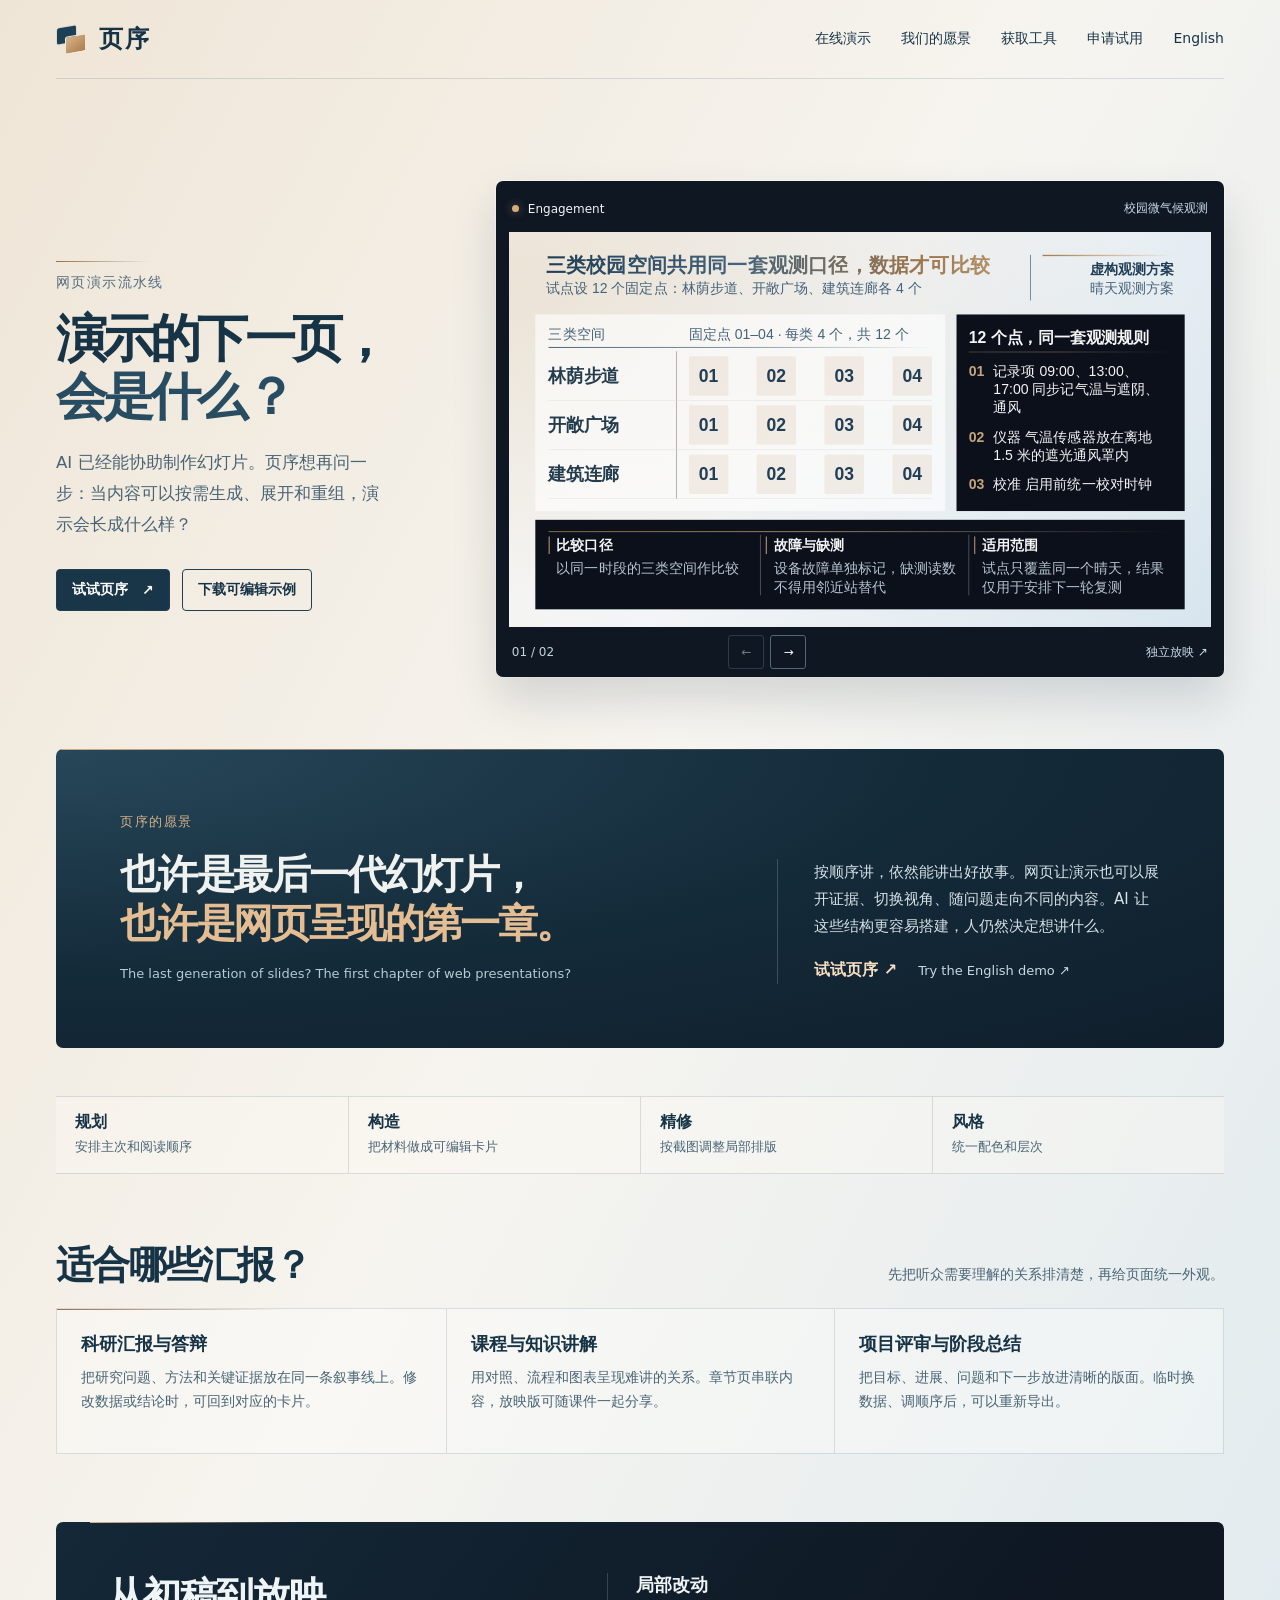
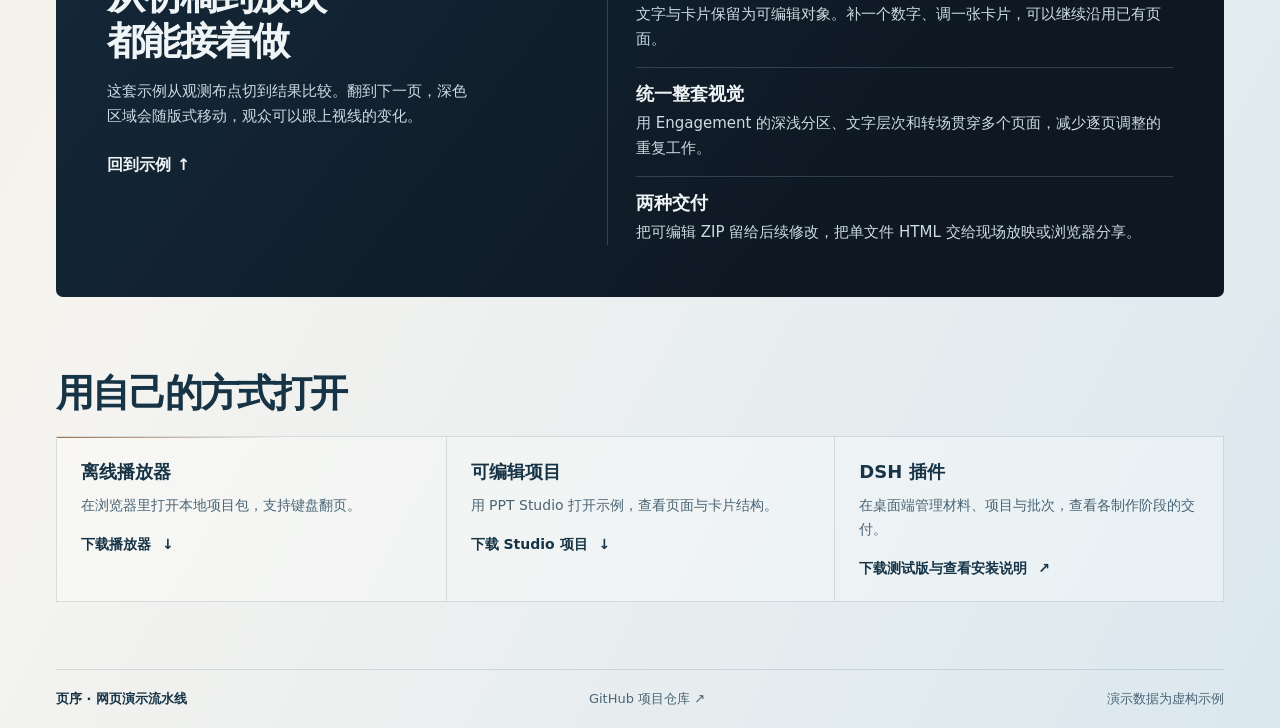
<file: index.html>
<!doctype html>
<html lang="zh-CN">
<head>
  <meta charset="utf-8">
  <meta name="viewport" content="width=device-width, initial-scale=1">
  <meta name="description" content="页序帮助研究汇报、课程展示与项目评审从材料走到可编辑、可离线放映的网页演示。">
  <meta property="og:title" content="页序 · 网页演示流水线">
  <meta property="og:description" content="也许是最后一代幻灯片，也许是网页呈现的第一章。试试页序。">
  <meta name="theme-color" content="#f3efe6">
  <title>页序 · 网页演示流水线</title>
  <link rel="stylesheet" href="site.css">
  <link rel="alternate" hreflang="en" href="en.html">
  <script src="site.js" defer></script>
</head>
<body>
  <a class="skip" href="#main">跳到正文</a>
  <header class="top shell">
    <a class="brand" href="./" aria-label="页序首页"><span class="mark" aria-hidden="true"></span><span class="wordmark">页序</span></a>
    <nav aria-label="主导航"><a href="#demo">在线演示</a><a href="#vision">我们的愿景</a><a href="#tools">获取工具</a><a href="request/?lang=zh">申请试用</a><a href="en.html" lang="en" hreflang="en">English</a></nav>
  </header>
  <main id="main" class="shell">
    <section class="hero" aria-labelledby="title">
      <div class="intro">
        <p class="label">网页演示流水线</p>
        <h1 id="title">演示的下一页，<br><span>会是什么？</span></h1>
        <p class="lead">AI 已经能协助制作幻灯片。页序想再问一步：当内容可以按需生成、展开和重组，演示会长成什么样？</p>
        <div class="actions"><a class="primary" href="#demo">试试页序 <span aria-hidden="true">↗</span></a><a class="secondary" href="assets/engagement-demo.studio.zip" download>下载可编辑示例</a></div>
      </div>
      <section id="demo" class="demo" aria-label="Engagement 示例演示">
        <div class="demo-head"><span class="light" aria-hidden="true"></span><span>Engagement</span><span class="sample">校园微气候观测</span></div>
        <div class="screen" id="screen">
          <iframe id="deck" src="assets/engagement-demo.deck.html" title="校园微气候观测 · 双页演示" allowfullscreen></iframe>
        </div>
        <div class="demo-foot">
          <span id="page-number" aria-live="polite">01 / 02</span>
          <div class="controls"><button id="prev" type="button" aria-label="上一页" disabled>←</button><button id="next" type="button" aria-label="下一页">→</button></div>
          <a href="assets/engagement-demo.deck.html">独立放映 ↗</a>
        </div>
      </section>
    </section>
    <section id="vision" class="vision section-space" aria-labelledby="vision-title">
      <div class="vision-statement">
        <p class="vision-kicker">页序的愿景</p>
        <h2 id="vision-title">也许是最后一代幻灯片，<br><span>也许是网页呈现的第一章。</span></h2>
        <p class="vision-en" lang="en">The last generation of slides? The first chapter of web presentations?</p>
      </div>
      <div class="vision-detail">
        <p>按顺序讲，依然能讲出好故事。网页让演示也可以展开证据、切换视角、随问题走向不同的内容。AI 让这些结构更容易搭建，人仍然决定想讲什么。</p>
        <a href="#demo">试试页序 <span aria-hidden="true">↗</span></a>
        <a class="vision-sub" lang="en" href="assets/yexu-engagement-en.deck.html">Try the English demo <span aria-hidden="true">↗</span></a>
      </div>
    </section>
    <ol class="process-strip" aria-label="四阶段制作流程">
      <li><strong>规划</strong><span>安排主次和阅读顺序</span></li>
      <li><strong>构造</strong><span>把材料做成可编辑卡片</span></li>
      <li><strong>精修</strong><span>按截图调整局部排版</span></li>
      <li><strong>风格</strong><span>统一配色和层次</span></li>
    </ol>
    <section id="scenarios" class="section-space" aria-labelledby="scenarios-title">
      <div class="section-head"><h2 id="scenarios-title">适合哪些汇报？</h2><p>先把听众需要理解的关系排清楚，再给页面统一外观。</p></div>
      <div class="formats">
        <article><h3>科研汇报与答辩</h3><p>把研究问题、方法和关键证据放在同一条叙事线上。修改数据或结论时，可回到对应的卡片。</p></article>
        <article><h3>课程与知识讲解</h3><p>用对照、流程和图表呈现难讲的关系。章节页串联内容，放映版可随课件一起分享。</p></article>
        <article><h3>项目评审与阶段总结</h3><p>把目标、进展、问题和下一步放进清晰的版面。临时换数据、调顺序后，可以重新导出。</p></article>
      </div>
    </section>
    <section class="value-panel section-space" aria-labelledby="value-title">
      <div class="value-intro"><h2 id="value-title">从初稿到放映<br>都能接着做</h2><p>这套示例从观测布点切到结果比较。翻到下一页，深色区域会随版式移动，观众可以跟上视线的变化。</p><a href="#demo">回到示例 <span aria-hidden="true">↑</span></a></div>
      <div class="value-list">
        <article><h3>局部改动</h3><p>文字与卡片保留为可编辑对象。补一个数字、调一张卡片，可以继续沿用已有页面。</p></article>
        <article><h3>统一整套视觉</h3><p>用 Engagement 的深浅分区、文字层次和转场贯穿多个页面，减少逐页调整的重复工作。</p></article>
        <article><h3>两种交付</h3><p>把可编辑 ZIP 留给后续修改，把单文件 HTML 交给现场放映或浏览器分享。</p></article>
      </div>
    </section>
    <section id="tools" class="downloads" aria-labelledby="tools-title">
      <div class="section-head"><h2 id="tools-title">用自己的方式打开</h2></div>
      <div class="formats">
        <article><h3>离线播放器</h3><p>在浏览器里打开本地项目包，支持键盘翻页。</p><a href="assets/PPT-Studio-Player.html" download>下载播放器 <span aria-hidden="true">↓</span></a></article>
        <article><h3>可编辑项目</h3><p>用 PPT Studio 打开示例，查看页面与卡片结构。</p><a href="assets/engagement-demo.studio.zip" download>下载 Studio 项目 <span aria-hidden="true">↓</span></a></article>
        <article><h3>DSH 插件</h3><p>在桌面端管理材料、项目与批次，查看各制作阶段的交付。</p><a href="dsh.html">下载测试版与查看安装说明 <span aria-hidden="true">↗</span></a></article>
      </div>
    </section>
  </main>
  <footer class="shell"><span class="footer-brand">页序 · 网页演示流水线</span><a href="https://github.com/JHChen6393/ppt-center">GitHub 项目仓库 ↗</a><span>演示数据为虚构示例</span></footer>
</body>
</html>
</file>
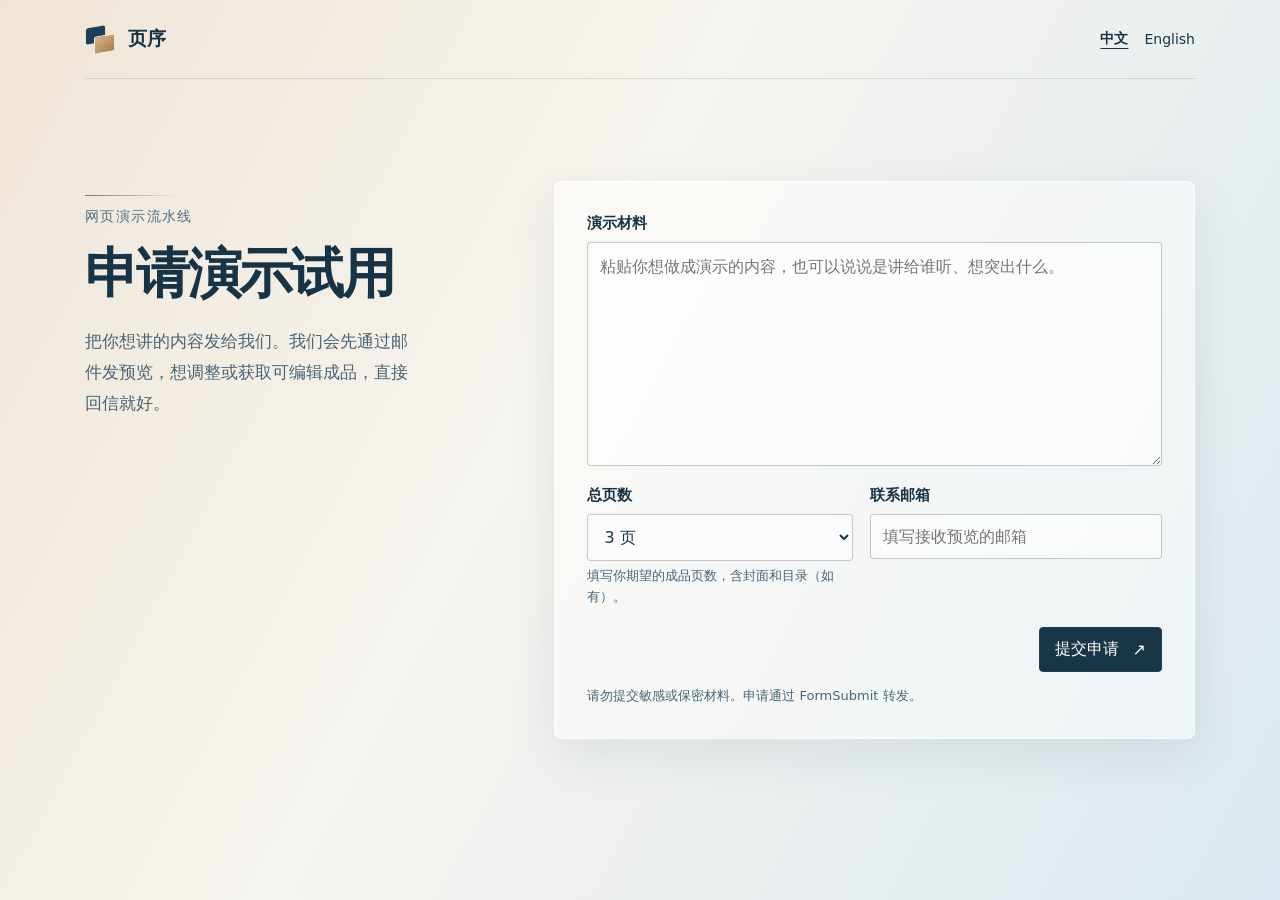
<file: request/index.html>
<!doctype html>
<html lang="zh-CN">
<head>
<meta charset="utf-8">
<meta name="viewport" content="width=device-width, initial-scale=1">
<title>申请试用 · 页序</title>
<meta name="robots" content="noindex">
<link rel="stylesheet" href="../site.css">
<link rel="stylesheet" href="order.css?v=4">
<script src="order.js?v=4" defer></script>
</head>
<body>
<header class="shell top">
  <a id="home-link" class="brand" href="../" aria-label="页序首页"><span class="mark" aria-hidden="true"></span><span data-en="Yexu">页序</span></a>
  <nav id="language-nav" class="locale-switch" aria-label="语言">
    <a href="./" lang="zh-CN" hreflang="zh-CN" data-language="zh-CN" aria-current="page">中文</a>
    <a href="?lang=en" lang="en" hreflang="en" data-language="en">English</a>
  </nav>
</header>
<main class="shell request">
  <section class="intro" aria-labelledby="request-title">
    <p class="label" data-en="Web presentations">网页演示流水线</p>
    <h1 id="request-title" data-en="Try Yexu">申请演示试用</h1>
    <p class="lead" data-en="Send us what you want to present. We’ll email you a preview. Just reply if you’d like changes or an editable copy.">把你想讲的内容发给我们。我们会先通过邮件发预览，想调整或获取可编辑成品，直接回信就好。</p>
  </section>
  <form id="request-form">
    <label for="material" data-en="Presentation material">演示材料</label>
    <textarea id="material" name="material" placeholder="粘贴你想做成演示的内容，也可以说说是讲给谁听、想突出什么。" data-placeholder-en="Paste your material. If it helps, tell us who you’re presenting to and what to emphasize." maxlength="18000" rows="8" required></textarea>
    <div class="fields">
      <div>
        <label for="pages" data-en="Slide count">总页数</label>
        <select id="pages" name="pages" required aria-describedby="page-detail"></select>
        <small id="page-detail" data-en="Include a cover or agenda slide if you’d like one.">填写你期望的成品页数，含封面和目录（如有）。</small>
      </div>
      <div>
        <label for="email" data-en="Email address">联系邮箱</label>
        <input id="email" name="email" type="email" autocomplete="email" maxlength="254" placeholder="填写接收预览的邮箱" data-placeholder-en="Where we’ll send your preview" required>
      </div>
    </div>
    <div class="submit-row">
      <button class="primary" id="send" type="submit" disabled><span data-en="Send request">提交申请</span> <span aria-hidden="true">↗</span></button>
    </div>
    <p id="feedback" role="status"></p>
    <small class="order-privacy" data-en="Please leave out sensitive or confidential information. Requests are forwarded via FormSubmit.">请勿提交敏感或保密材料。申请通过 FormSubmit 转发。</small>
    <div hidden><label for="company" data-en="Company website">公司网站</label><input id="company" name="company" tabindex="-1" autocomplete="off"></div>
  </form>
  <section class="receipt" id="receipt" tabindex="-1" hidden>
    <h2 data-en="Request submitted">申请已提交</h2>
    <p data-en="Look out for a preview at the email address you provided. You can reply with feedback or ask for an editable copy.">接下来请留意邮箱。预览会发到你填写的地址，想调整或获取成品可以直接回信。</p>
  </section>
</main>
</body>
</html>
</file>
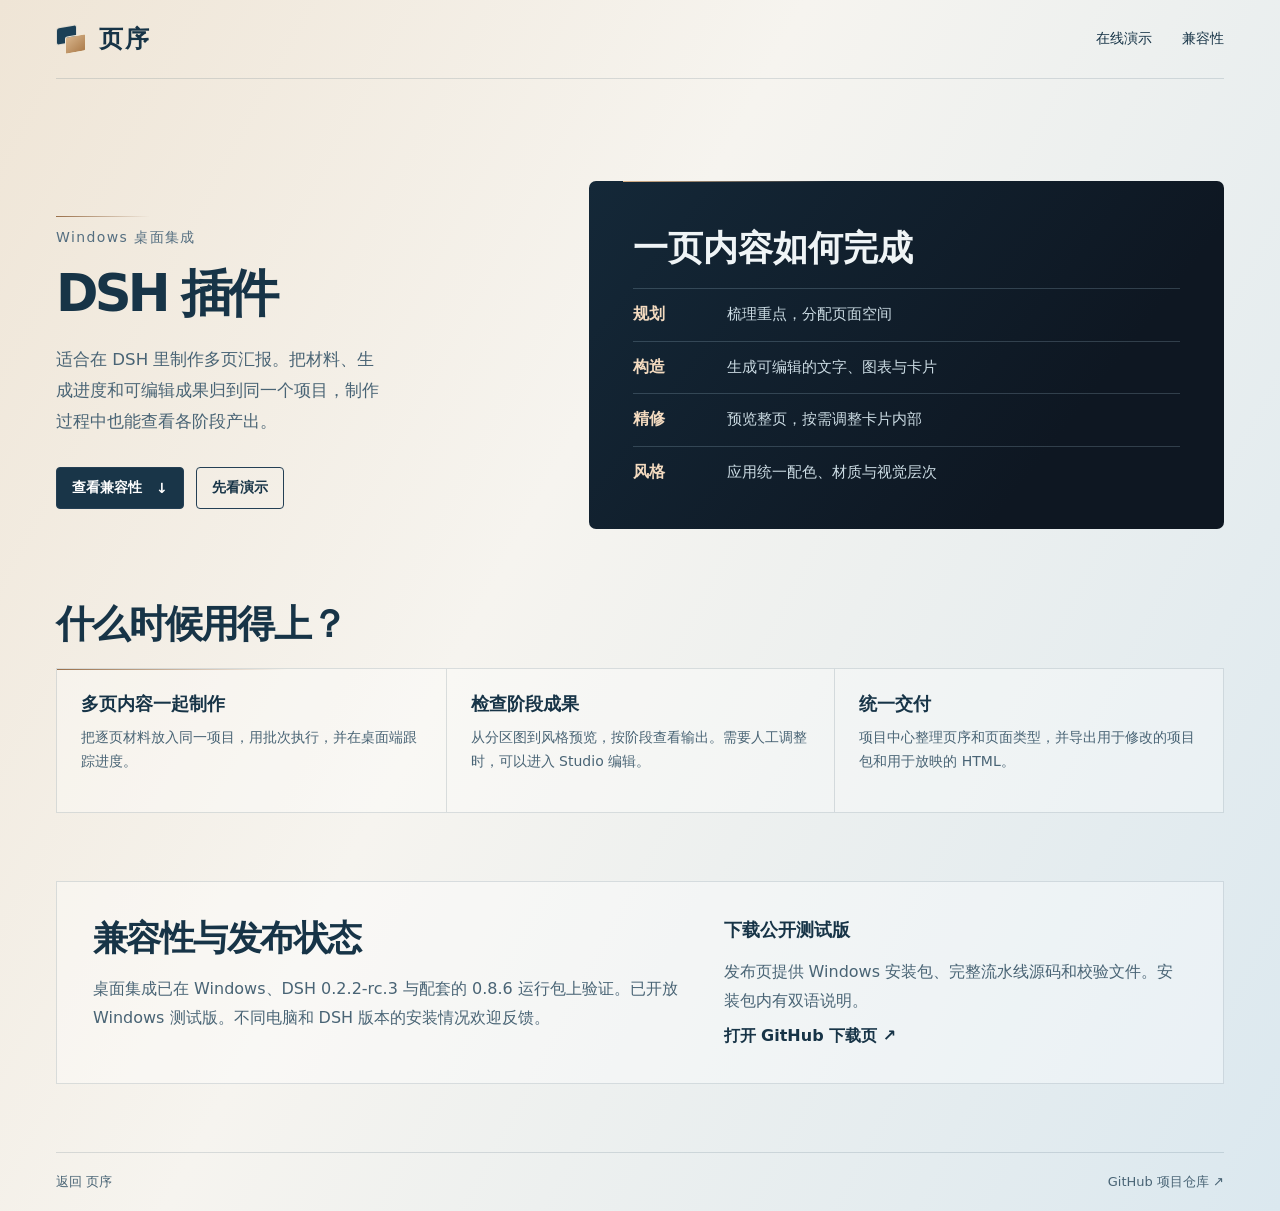
<file: dsh.html>
<!doctype html>
<html lang="zh-CN">
<head>
  <meta charset="utf-8"><meta name="viewport" content="width=device-width, initial-scale=1">
  <meta name="description" content="了解 页序的 DSH 插件如何组织项目、批次和四阶段演示制作。">
  <title>DSH 插件 · 页序</title><link rel="stylesheet" href="site.css">
</head>
<body>
  <a class="skip" href="#main">跳到正文</a>
  <header class="top shell"><a class="brand" href="./"><span class="mark" aria-hidden="true"></span><span class="wordmark">页序</span></a><nav aria-label="主导航"><a href="./#demo">在线演示</a><a href="#compatibility">兼容性</a></nav></header>
  <main id="main" class="shell">
    <section class="hero plugin-hero" aria-labelledby="plugin-title">
      <div class="intro">
        <p class="label">Windows 桌面集成</p>
        <h1 id="plugin-title">DSH 插件</h1>
        <p class="lead">适合在 DSH 里制作多页汇报。把材料、生成进度和可编辑成果归到同一个项目，制作过程中也能查看各阶段产出。</p>
        <div class="actions"><a class="primary" href="#compatibility">查看兼容性 <span aria-hidden="true">↓</span></a><a class="secondary" href="./#demo">先看演示</a></div>
      </div>
      <section class="workflow" aria-labelledby="workflow-title">
        <h2 id="workflow-title">一页内容如何完成</h2>
        <ol>
          <li><strong>规划</strong><span>梳理重点，分配页面空间</span></li>
          <li><strong>构造</strong><span>生成可编辑的文字、图表与卡片</span></li>
          <li><strong>精修</strong><span>预览整页，按需调整卡片内部</span></li>
          <li><strong>风格</strong><span>应用统一配色、材质与视觉层次</span></li>
        </ol>
      </section>
    </section>
    <section class="section-space" aria-labelledby="plugin-usage">
      <div class="section-head"><h2 id="plugin-usage">什么时候用得上？</h2></div>
      <div class="formats">
        <article><h3>多页内容一起制作</h3><p>把逐页材料放入同一项目，用批次执行，并在桌面端跟踪进度。</p></article>
        <article><h3>检查阶段成果</h3><p>从分区图到风格预览，按阶段查看输出。需要人工调整时，可以进入 Studio 编辑。</p></article>
        <article><h3>统一交付</h3><p>项目中心整理页序和页面类型，并导出用于修改的项目包和用于放映的 HTML。</p></article>
      </div>
    </section>
    <section id="compatibility" class="compat section-space" aria-labelledby="compat-title">
      <div><h2 id="compat-title">兼容性与发布状态</h2><p>桌面集成已在 Windows、DSH 0.2.2-rc.3 与配套的 0.8.6 运行包上验证。已开放 Windows 测试版。不同电脑和 DSH 版本的安装情况欢迎反馈。</p></div>
      <div><h3>下载公开测试版</h3><p>发布页提供 Windows 安装包、完整流水线源码和校验文件。安装包内有双语说明。</p><a href="https://github.com/JHChen6393/ppt-center/releases/tag/v0.8.6-beta.1">打开 GitHub 下载页 ↗</a></div>
    </section>
  </main>
  <footer class="shell"><a href="./">返回 页序</a><a href="https://github.com/JHChen6393/ppt-center">GitHub 项目仓库 ↗</a></footer>
</body>
</html>
</file>
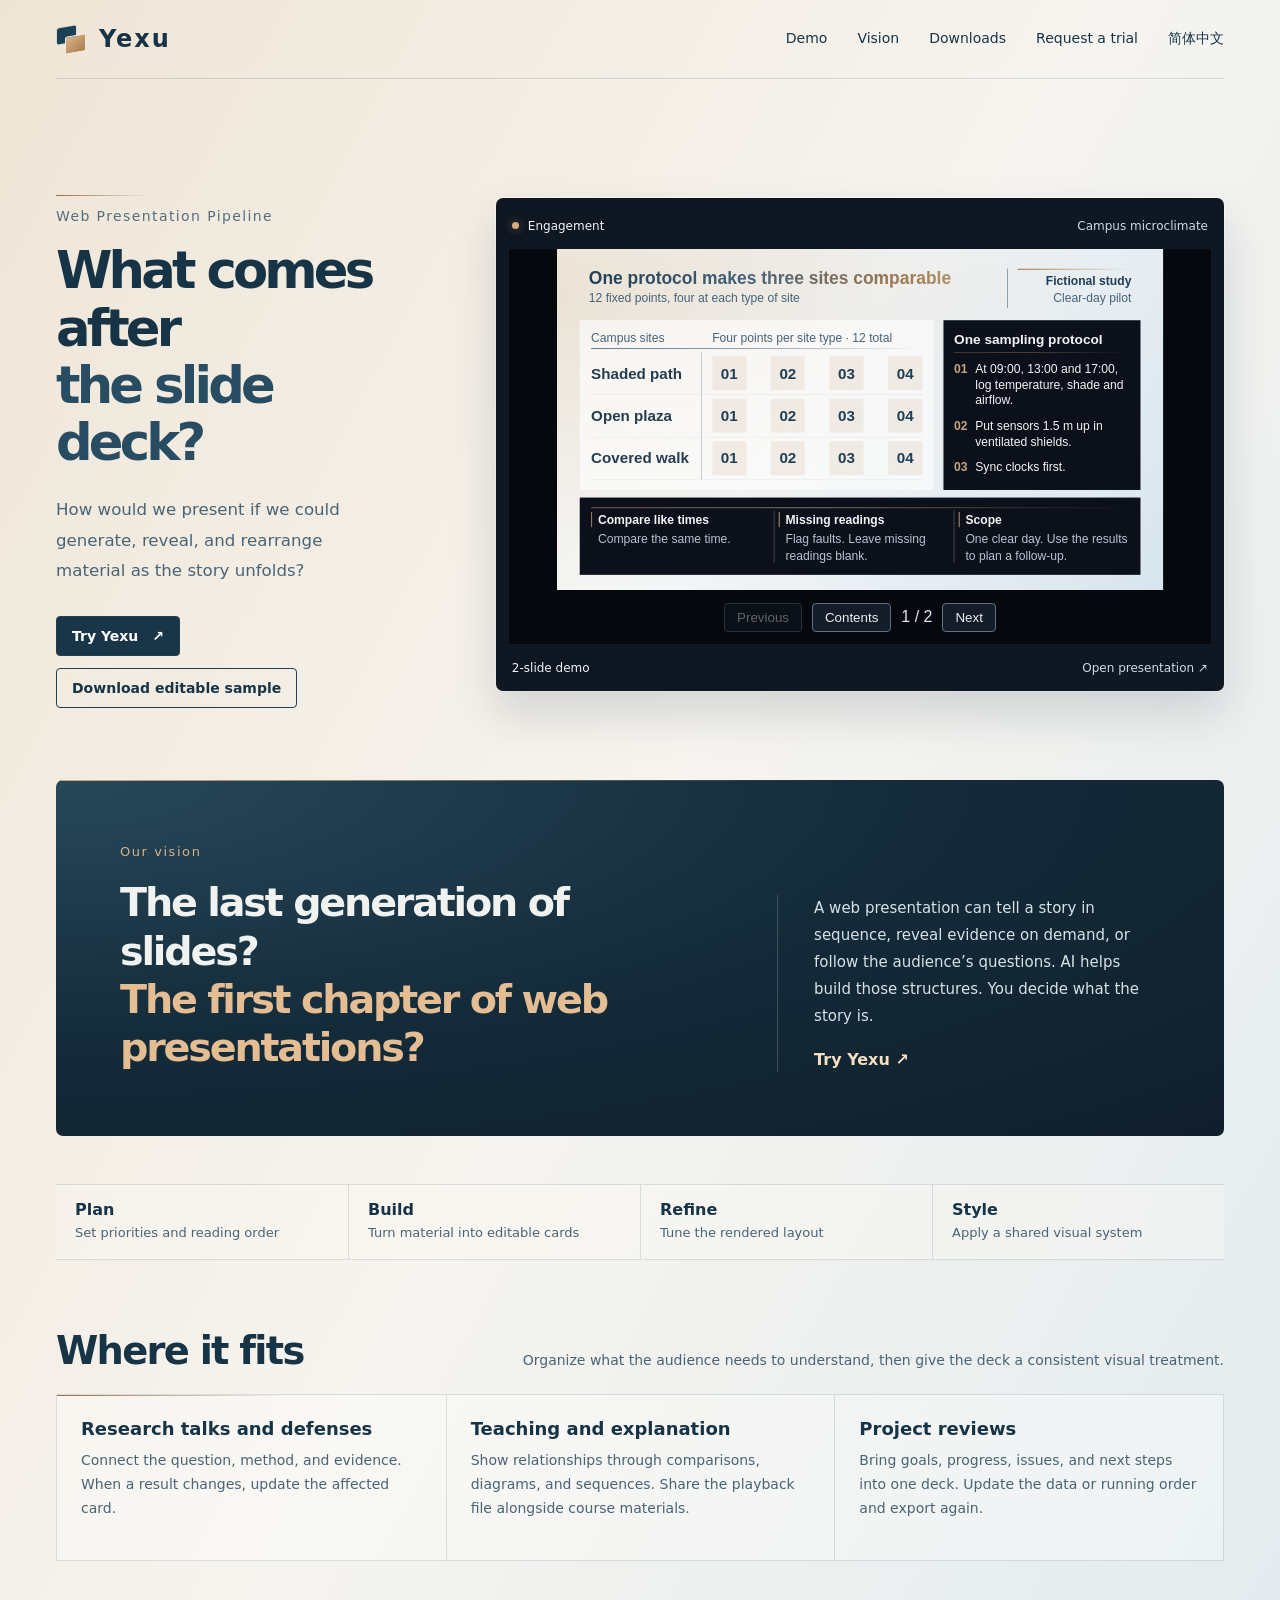
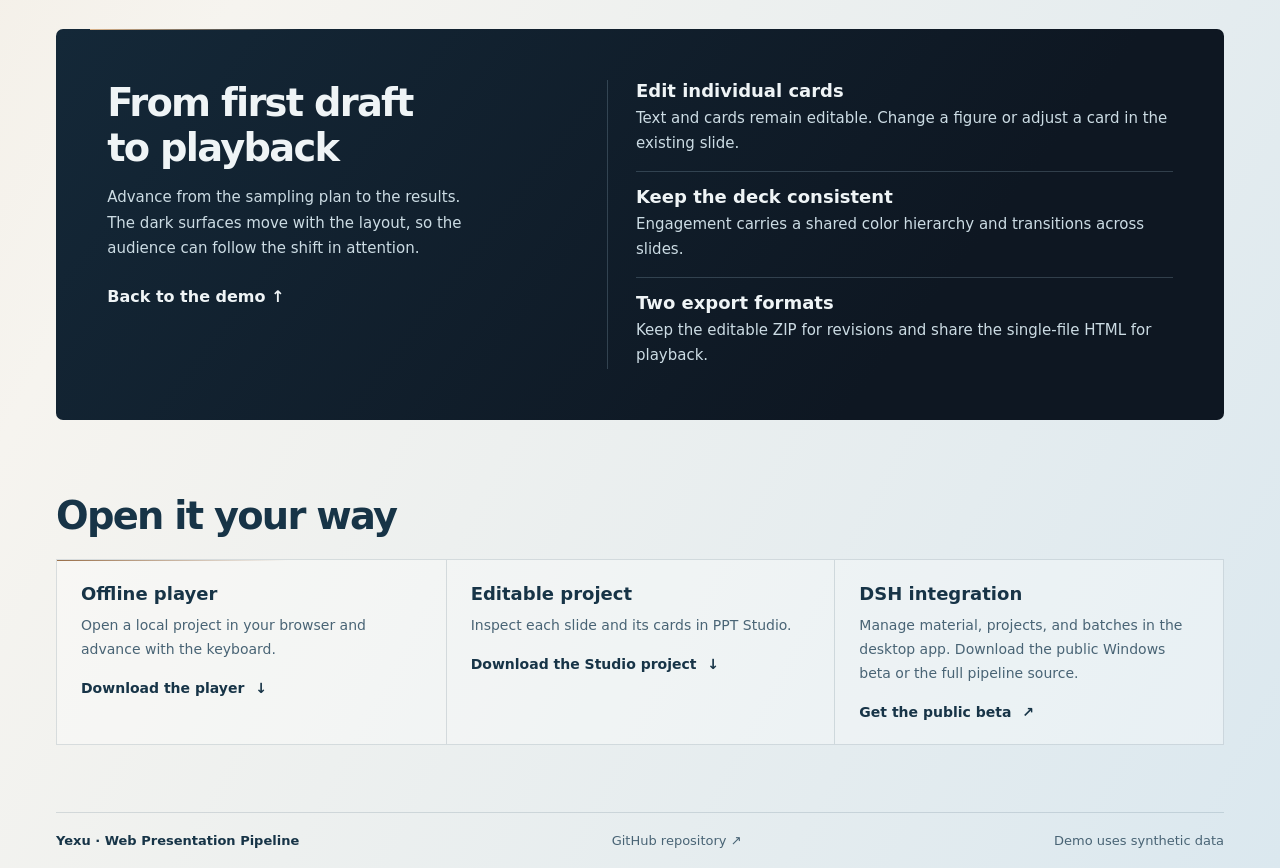
<file: en.html>
<!doctype html>
<html lang="en">
<head>
  <meta charset="utf-8">
  <meta name="viewport" content="width=device-width, initial-scale=1">
  <meta name="description" content="Yexu turns research notes, teaching outlines, and project updates into editable browser presentations.">
  <meta property="og:title" content="Yexu · Web Presentation Pipeline">
  <meta property="og:description" content="The last generation of slides? The first chapter of web presentations? Try Yexu.">
  <meta name="theme-color" content="#f3efe6">
  <title>Yexu · Web Presentation Pipeline</title>
  <link rel="stylesheet" href="site.css">
  <link rel="alternate" hreflang="zh-CN" href="./">
</head>
<body>
  <a class="skip" href="#main">Skip to content</a>
  <header class="top shell">
    <a class="brand" href="en.html" aria-label="Yexu home"><span class="mark" aria-hidden="true"></span><span class="wordmark">Yexu</span></a>
    <nav aria-label="Main navigation"><a href="#demo">Demo</a><a href="#vision">Vision</a><a href="#tools">Downloads</a><a href="request/?lang=en">Request a trial</a><a href="./" lang="zh-CN" hreflang="zh-CN">简体中文</a></nav>
  </header>
  <main id="main" class="shell">
    <section class="hero" aria-labelledby="title">
      <div class="intro">
        <p class="label">Web Presentation Pipeline</p>
        <h1 id="title">What comes after<br><span>the slide deck?</span></h1>
        <p class="lead">How would we present if we could generate, reveal, and rearrange material as the story unfolds?</p>
        <div class="actions"><a class="primary" href="#demo">Try Yexu <span aria-hidden="true">↗</span></a><a class="secondary" href="assets/yexu-engagement-en.studio.zip" download>Download editable sample</a></div>
      </div>
      <section id="demo" class="demo" aria-label="Engagement demo">
        <div class="demo-head"><span class="light" aria-hidden="true"></span><span>Engagement</span><span class="sample">Campus microclimate</span></div>
        <div class="screen" id="screen">
          <iframe id="deck" src="assets/yexu-engagement-en.deck.html" title="Campus microclimate · two-slide demo" allowfullscreen></iframe>
        </div>
        <div class="demo-foot">
          <span>2-slide demo</span>
          <a href="assets/yexu-engagement-en.deck.html">Open presentation ↗</a>
        </div>
      </section>
    </section>
    <section id="vision" class="vision section-space" aria-labelledby="vision-title">
      <div class="vision-statement">
        <p class="vision-kicker">Our vision</p>
        <h2 id="vision-title">The last generation of slides?<br><span>The first chapter of web presentations?</span></h2>
      </div>
      <div class="vision-detail">
        <p>A web presentation can tell a story in sequence, reveal evidence on demand, or follow the audience’s questions. AI helps build those structures. You decide what the story is.</p>
        <a href="#demo">Try Yexu <span aria-hidden="true">↗</span></a>
      </div>
    </section>
    <ol class="process-strip" aria-label="Four production stages">
      <li><strong>Plan</strong><span>Set priorities and reading order</span></li>
      <li><strong>Build</strong><span>Turn material into editable cards</span></li>
      <li><strong>Refine</strong><span>Tune the rendered layout</span></li>
      <li><strong>Style</strong><span>Apply a shared visual system</span></li>
    </ol>
    <section id="scenarios" class="section-space" aria-labelledby="scenarios-title">
      <div class="section-head"><h2 id="scenarios-title">Where it fits</h2><p>Organize what the audience needs to understand, then give the deck a consistent visual treatment.</p></div>
      <div class="formats">
        <article><h3>Research talks and defenses</h3><p>Connect the question, method, and evidence. When a result changes, update the affected card.</p></article>
        <article><h3>Teaching and explanation</h3><p>Show relationships through comparisons, diagrams, and sequences. Share the playback file alongside course materials.</p></article>
        <article><h3>Project reviews</h3><p>Bring goals, progress, issues, and next steps into one deck. Update the data or running order and export again.</p></article>
      </div>
    </section>
    <section class="value-panel section-space" aria-labelledby="value-title">
      <div class="value-intro"><h2 id="value-title">From first draft<br>to playback</h2><p>Advance from the sampling plan to the results. The dark surfaces move with the layout, so the audience can follow the shift in attention.</p><a href="#demo">Back to the demo <span aria-hidden="true">↑</span></a></div>
      <div class="value-list">
        <article><h3>Edit individual cards</h3><p>Text and cards remain editable. Change a figure or adjust a card in the existing slide.</p></article>
        <article><h3>Keep the deck consistent</h3><p>Engagement carries a shared color hierarchy and transitions across slides.</p></article>
        <article><h3>Two export formats</h3><p>Keep the editable ZIP for revisions and share the single-file HTML for playback.</p></article>
      </div>
    </section>
    <section id="tools" class="downloads" aria-labelledby="tools-title">
      <div class="section-head"><h2 id="tools-title">Open it your way</h2></div>
      <div class="formats">
        <article><h3>Offline player</h3><p>Open a local project in your browser and advance with the keyboard.</p><a href="assets/PPT-Studio-Player.html" download>Download the player <span aria-hidden="true">↓</span></a></article>
        <article><h3>Editable project</h3><p>Inspect each slide and its cards in PPT Studio.</p><a href="assets/yexu-engagement-en.studio.zip" download>Download the Studio project <span aria-hidden="true">↓</span></a></article>
        <article><h3>DSH integration</h3><p>Manage material, projects, and batches in the desktop app. Download the public Windows beta or the full pipeline source.</p><a href="https://github.com/JHChen6393/ppt-center/releases/tag/v0.8.6-beta.1">Get the public beta <span aria-hidden="true">↗</span></a></article>
      </div>
    </section>
  </main>
  <footer class="shell"><span class="footer-brand">Yexu · Web Presentation Pipeline</span><a href="https://github.com/JHChen6393/ppt-center">GitHub repository ↗</a><span>Demo uses synthetic data</span></footer>
</body>
</html>
</file>
<file: site.css>
:root{color-scheme:light;--ink:#173447;--muted:#496475;--deep:#0e1722;--gold:#b89366;--line:#27475b27;font-family:"Microsoft YaHei","PingFang SC",system-ui,sans-serif;background:#eef1ef;color:var(--ink)}
*{box-sizing:border-box}html{scroll-behavior:smooth}body{margin:0;background:linear-gradient(118deg,#efe5d6 0%,#f6f4ef 42%,#dbe8ef 100%);min-height:100vh}a{color:inherit;text-decoration:none}button{font:inherit}button:focus-visible,a:focus-visible{outline:2px solid #397395;outline-offset:4px}.shell{width:min(1440px,calc(100% - 112px));margin:auto}.top{display:flex;align-items:center;justify-content:space-between;height:79px;border-bottom:1px solid var(--line);gap:20px}.brand{display:inline-flex;align-items:center;gap:11px;font-weight:760;font-size:19px}.mark{width:26px;height:21px;background:linear-gradient(142deg,#142f42 62%,#a8794b 63%);border-radius:2px}.top nav{display:flex;gap:30px;font-size:14px}.top a:hover,.formats a:hover{text-decoration:underline;text-underline-offset:5px}.hero{display:grid;grid-template-columns:minmax(240px,.8fr) minmax(0,1.55fr);gap:clamp(28px,5vw,82px);align-items:center;padding-block:clamp(56px,8vw,120px) 72px}.label{padding-top:13px;position:relative;font-size:14px;letter-spacing:.1em;color:#546e80}.label::before,.formats::before{content:"";position:absolute;left:0;top:0;width:94px;height:1px;background:linear-gradient(90deg,#9a704a,transparent)}h1{font-size:clamp(35px,4vw,64px);line-height:1.12;letter-spacing:-.075em;margin:18px 0 23px;font-weight:780}h1 span{color:#284d63}.lead{font-size:clamp(15px,1.3vw,19px);line-height:1.85;color:var(--muted);max-width:31ch;margin:0}.actions{margin-top:29px;display:flex;align-items:center;gap:12px;flex-wrap:wrap;font-size:14px;font-weight:680}.primary,.secondary{display:inline-flex;gap:14px;align-items:center;padding:11px 15px;border:1px solid #243f54;border-radius:4px}.primary{background:#193548;color:white}.primary:hover{background:#2d5268}.secondary:hover{background:#fff8}.demo{min-width:0;background:var(--deep);color:#eff4f6;padding:12px 13px 8px;border-radius:7px;box-shadow:0 23px 45px #11283a26,0 0 0 1px #fff8;scroll-margin:18px}.demo-head,.demo-foot{display:flex;align-items:center;gap:9px;font-size:12px;min-height:31px;padding-inline:3px}.sample,.demo-foot>a{margin-left:auto;color:#cadbe5}.light{width:7px;height:7px;background:#d7ad7b;border-radius:50%;box-shadow:0 0 10px #d7ad7b80}.screen{aspect-ratio:16/9;background:#e9e7df;overflow:hidden;margin:8px 0}.screen iframe{display:block;border:0;width:100%;height:100%}.controls{display:flex;gap:6px;margin-inline:auto}.controls button{min-width:36px;min-height:34px;border:1px solid #536775;background:transparent;color:inherit;border-radius:3px;cursor:pointer}.controls button:hover:enabled{background:#314c5c}.controls button:disabled{opacity:.45;cursor:default}#page-number{color:#c4d3db;font-variant-numeric:tabular-nums}.downloads{padding:5px 0 67px}.downloads h2{font-size:clamp(25px,3vw,43px);letter-spacing:-.05em;margin:0 0 23px}.formats{display:grid;grid-template-columns:repeat(3,1fr);position:relative;border:1px solid var(--line);background:#ffffff50}.formats::before{width:230px}.formats article{padding:23px 24px}.formats article+article{border-left:1px solid var(--line)}h3{margin:0 0 10px;font-size:18px}.formats p{margin:0 0 16px;line-height:1.7;color:var(--muted);font-size:14px}.formats a{font-weight:680;font-size:14px}.formats a span{margin-left:6px}footer{border-top:1px solid var(--line);padding-block:20px;display:flex;justify-content:space-between;color:var(--muted);font-size:13px}.skip{position:absolute;left:20px;top:-100px;background:white;padding:10px;z-index:1}.skip:focus{top:12px}.doc{max-width:800px;padding-block:50px 76px;line-height:1.8}.doc h1{font-size:clamp(30px,5vw,54px)}.doc a{text-decoration:underline;text-underline-offset:4px}
@media(max-width:1050px){.shell{width:calc(100% - 64px)}.hero{grid-template-columns:minmax(220px,.76fr) minmax(0,1.24fr);gap:28px}}
@media(max-width:760px){.shell{width:calc(100% - 32px)}.top{height:58px}.top nav{gap:17px}.hero{display:block;padding-block:38px 45px}.demo{margin-top:30px}.formats{grid-template-columns:1fr}.formats article+article{border-left:0;border-top:1px solid var(--line)}.downloads{padding-bottom:42px}}
@media(prefers-reduced-motion:reduce){html{scroll-behavior:auto}}
.section-space{margin-bottom:68px;scroll-margin:24px}.section-head{display:flex;justify-content:space-between;align-items:end;gap:18px;margin-bottom:21px}.section-head h2,.value-panel h2,.compat h2{font-size:clamp(26px,3vw,43px);line-height:1.18;letter-spacing:-.045em;margin:0}.section-head p{color:var(--muted);font-size:14px;line-height:1.7;margin:0}.downloads .section-head h2{margin:0}.value-panel,.workflow{position:relative;background:linear-gradient(128deg,#142838,#0e1722 74%);border-radius:7px;color:#eff4f6}.value-panel::before,.workflow::before{content:"";position:absolute;top:0;left:34px;width:min(210px,43%);height:1px;background:linear-gradient(90deg,#d9b289,transparent)}.value-panel{display:grid;grid-template-columns:minmax(0,1fr) minmax(0,1.22fr);gap:36px;padding:clamp(24px,4vw,55px)}.value-intro{max-width:360px}.value-intro a,.compat a{display:inline-block;font-weight:700;margin-top:10px}.value-panel p,.workflow ol span{color:#ccdce4;line-height:1.7;font-size:15px}.value-list{border-left:1px solid #a8c6d53a;padding-left:28px}.value-list article+article{border-top:1px solid #a8c6d53a;padding-top:14px;margin-top:14px}.value-list h3{margin-bottom:5px}.value-list p{margin:0}.plugin-hero{grid-template-columns:minmax(235px,.85fr) minmax(0,1.15fr)}.workflow{padding:clamp(23px,4vw,44px)}.workflow h2{font-size:clamp(22px,3vw,35px);margin:0 0 16px}.workflow ol{list-style:none;margin:0;padding:0}.workflow li{display:grid;grid-template-columns:5em minmax(0,1fr);align-items:baseline;gap:14px;border-top:1px solid #a8c6d53a;padding-block:13px}.workflow li:last-child{padding-bottom:0}.workflow li strong{color:#f4dbc0}.compat{display:grid;grid-template-columns:1.3fr 1fr;gap:28px;border:1px solid var(--line);background:#ffffff55;padding:clamp(20px,3vw,36px)}.compat h2{font-size:clamp(24px,2.7vw,36px)}.compat p{color:var(--muted);line-height:1.8;margin-bottom:0}.top nav{flex-shrink:0}.top a{white-space:nowrap}
@media(max-width:760px){.section-space{margin-bottom:41px}.section-head{display:block}.section-head p{margin-top:8px}.value-panel,.compat{grid-template-columns:1fr;gap:20px}.value-list{border-left:0;border-top:1px solid #a8c6d53a;padding:20px 0 0}.workflow{margin-top:28px}.top nav{gap:12px;font-size:12px}.brand{font-size:16px}.mark{width:20px;height:17px}}
@media(max-width:360px){.top nav{gap:8px}.top{gap:8px}.brand{gap:6px}}
.brand{gap:13px}.wordmark{font-size:24px;font-weight:850;letter-spacing:.08em}.mark{position:relative;width:30px;height:26px;flex:none;background:none;border-radius:0}.mark::before,.mark::after{position:absolute;content:"";width:19px;height:16px;background:#1c4056;border-radius:2px;transform:skewY(-10deg)}.mark::before{top:1px;left:1px;box-shadow:0 0 0 1px #23475d14}.mark::after{top:9px;left:9px;background:linear-gradient(145deg,#d7b48b,#ac7c4b);border:1px solid #f1e8d7}.process-strip{display:grid;grid-template-columns:repeat(4,minmax(0,1fr));list-style:none;padding:0;margin:-20px 0 68px;border-block:1px solid var(--line);background:#fbf8f35c}.process-strip li{padding:15px 19px 16px;min-width:0}.process-strip li+li{border-left:1px solid var(--line)}.process-strip strong,.process-strip span{display:block}.process-strip strong{font-size:16px;margin-bottom:4px}.process-strip span{font-size:13px;color:var(--muted);line-height:1.55}.footer-brand{font-weight:700;color:var(--ink)}footer{gap:14px;flex-wrap:wrap}
@media(max-width:760px){.wordmark{font-size:20px}.mark{transform:scale(.84);transform-origin:left center;margin-right:-4px}.process-strip{grid-template-columns:repeat(2,minmax(0,1fr));margin:-8px 0 43px}.process-strip li:nth-child(3){border-left:0}.process-strip li:nth-child(n+3){border-top:1px solid var(--line)}}
.vision{position:relative;display:grid;grid-template-columns:minmax(0,1.55fr) minmax(240px,1fr);gap:clamp(22px,5vw,72px);align-items:end;padding:clamp(28px,5vw,70px);color:#f0f2ef;background:radial-gradient(ellipse at 0% 0%,#27485a,#142b3a 52%,#101e2b);border-radius:7px;overflow:hidden}.vision::before{content:"";position:absolute;left:0;top:0;width:100%;height:1px;background:linear-gradient(90deg,#d2ab7f,transparent 67%)}.vision-kicker{margin:0 0 19px;color:#d5b28c;font-size:13px;letter-spacing:.12em}.vision h2{font-size:clamp(27px,3.1vw,48px);margin:0;line-height:1.22;letter-spacing:-.055em}.vision h2 span{color:#e4bd93}.vision-en{font-size:13px;line-height:1.5;color:#b4cbd4;margin:17px 0 0}.vision-detail{border-left:1px solid #b0c3cf42;padding-left:clamp(17px,2.8vw,42px)}.vision-detail p{margin:0 0 17px;color:#d7e2e7;line-height:1.8;font-size:15px}.vision-detail a{display:inline-block;color:#f6dec1;font-weight:750;margin:3px 16px 3px 0}.vision-detail .vision-sub{font-weight:normal;font-size:13px;color:#c4d9e1}
@media(max-width:760px){.vision{grid-template-columns:1fr;gap:22px;padding:26px 18px}.vision-detail{border-left:0;border-top:1px solid #b0c3cf42;padding:17px 0 0}.top nav{gap:9px}}@media(max-width:360px){.vision h2{font-size:25px}}

@media(max-width:560px){.top{height:auto;min-height:72px;padding-block:12px}.top nav{min-width:0;flex-shrink:1;flex-wrap:wrap;justify-content:flex-end;row-gap:7px}}
</file>
<file: request/order.css>
.top.shell{max-width:1110px}.top>span:last-child{color:var(--muted);font-size:14px}
.request.shell{max-width:1110px;padding-block:clamp(40px,8vw,102px) 60px;display:grid;grid-template-columns:minmax(0,.76fr) minmax(0,1.24fr);gap:clamp(26px,6vw,84px);align-items:start}
.request h1{letter-spacing:-.05em;font-size:clamp(34px,4.2vw,61px)}
.request form{min-width:0;background:#ffffff77;border:1px solid #ffffffc0;box-shadow:0 17px 50px #16384a16;border-radius:8px;padding:clamp(18px,3.1vw,32px)}
.request label{display:block;font-size:15px;font-weight:700;margin:0 0 9px}
.request textarea,.request input,.request select{width:100%;padding:12px;color:var(--ink);background:#fff9;border:1px solid #27475b47;border-radius:4px;font:inherit;font-size:16px}
.request :is(textarea,input,select):focus-visible{outline:2px solid #397395;outline-offset:1px}
.request textarea{display:block;resize:vertical;min-height:145px;line-height:1.55}
.fields{margin-block:20px;display:grid;grid-template-columns:1fr 1.1fr;gap:17px}
.request small{display:block;color:var(--muted);font-size:13px;line-height:1.55;margin-top:5px}
#feedback{color:#8b341f;margin:12px 0 0}#feedback:empty{display:none}
@media(max-width:720px){.request.shell{width:calc(100% - 34px);grid-template-columns:1fr;padding-top:32px}.request h1{margin:12px 0}.request .label{margin-top:0}.request .lead{max-width:40ch}}
@media(max-width:400px){.fields{grid-template-columns:1fr}}
.receipt{background:#152e42;color:#f1f5f7;border-radius:5px;padding:24px}
.receipt h2{margin:0 0 10px}
.receipt p{color:#dce7ed;margin:0;line-height:1.6}
.submit-row{display:flex;justify-content:flex-end}
.submit-row button{cursor:pointer}
.submit-row button:disabled{opacity:.66;cursor:wait}
.request .order-privacy{margin-top:14px}
@media(max-width:400px){.submit-row button{width:100%;justify-content:center}}
.top .locale-switch{gap:16px;align-items:center}
.locale-switch a[aria-current="page"]{text-decoration:underline;text-underline-offset:5px;font-weight:700}
</file>
